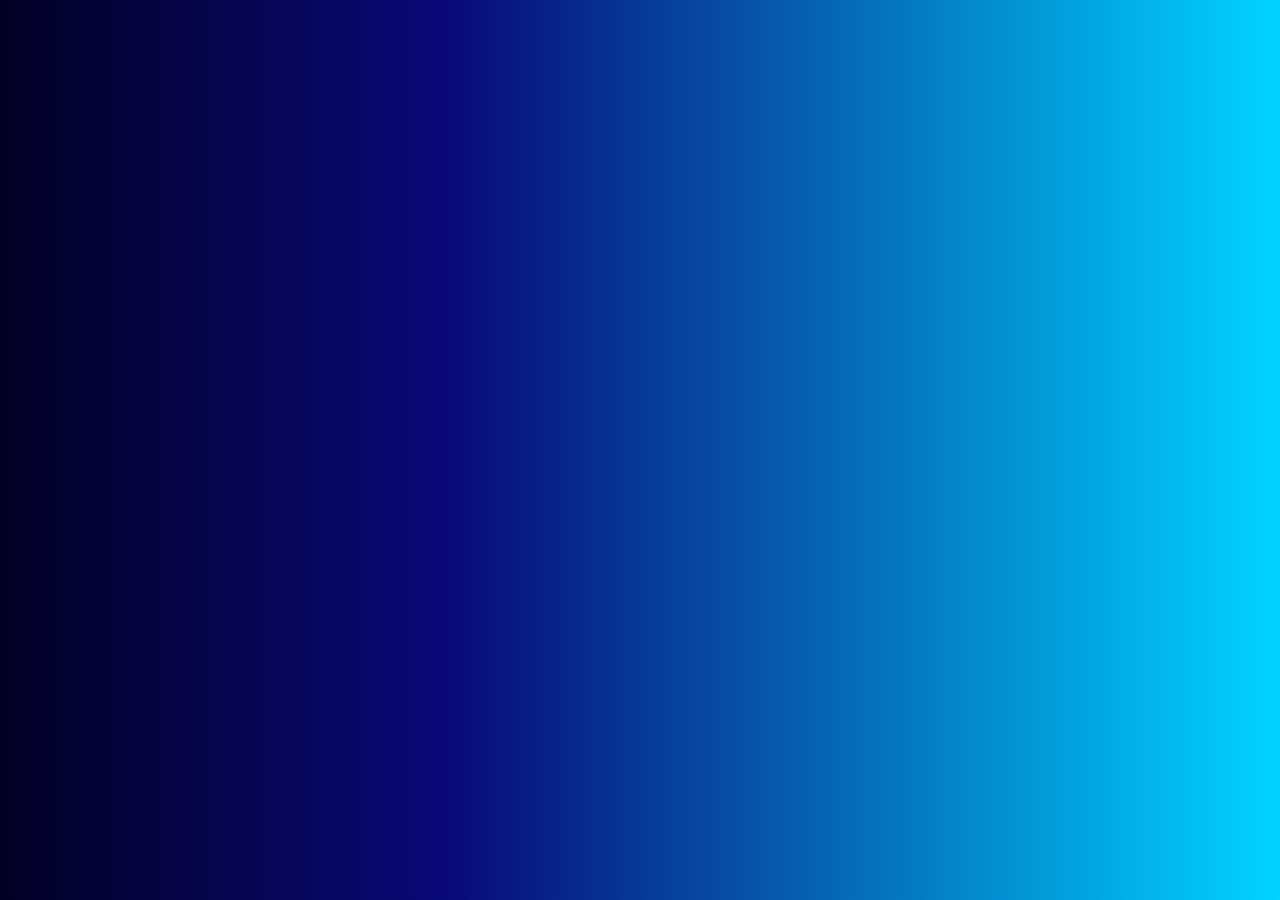
<file: index.html>
<!DOCTYPE html>
<html lang="en">
<head>
    <meta charset="UTF-8">
    <meta name="viewport" content="width=device-width, initial-scale=1.0">
    <title>Home</title>
    <link rel="stylesheet" href="introstyle.css">
</head>
<body>
    <section class="cd-intro">
        <div class="cd-intro-content bouncy">
            <h1>Hi!</h1>
            <h3>This is Sohan...</h3>
            <p>Welcome to my webpage</p>
            <div class="action-wrapper">
                <a href="home.html" class="cd-btn main-action">View More</a>
            </div>
        </div>
     </section>
</body>
</html>
</file>
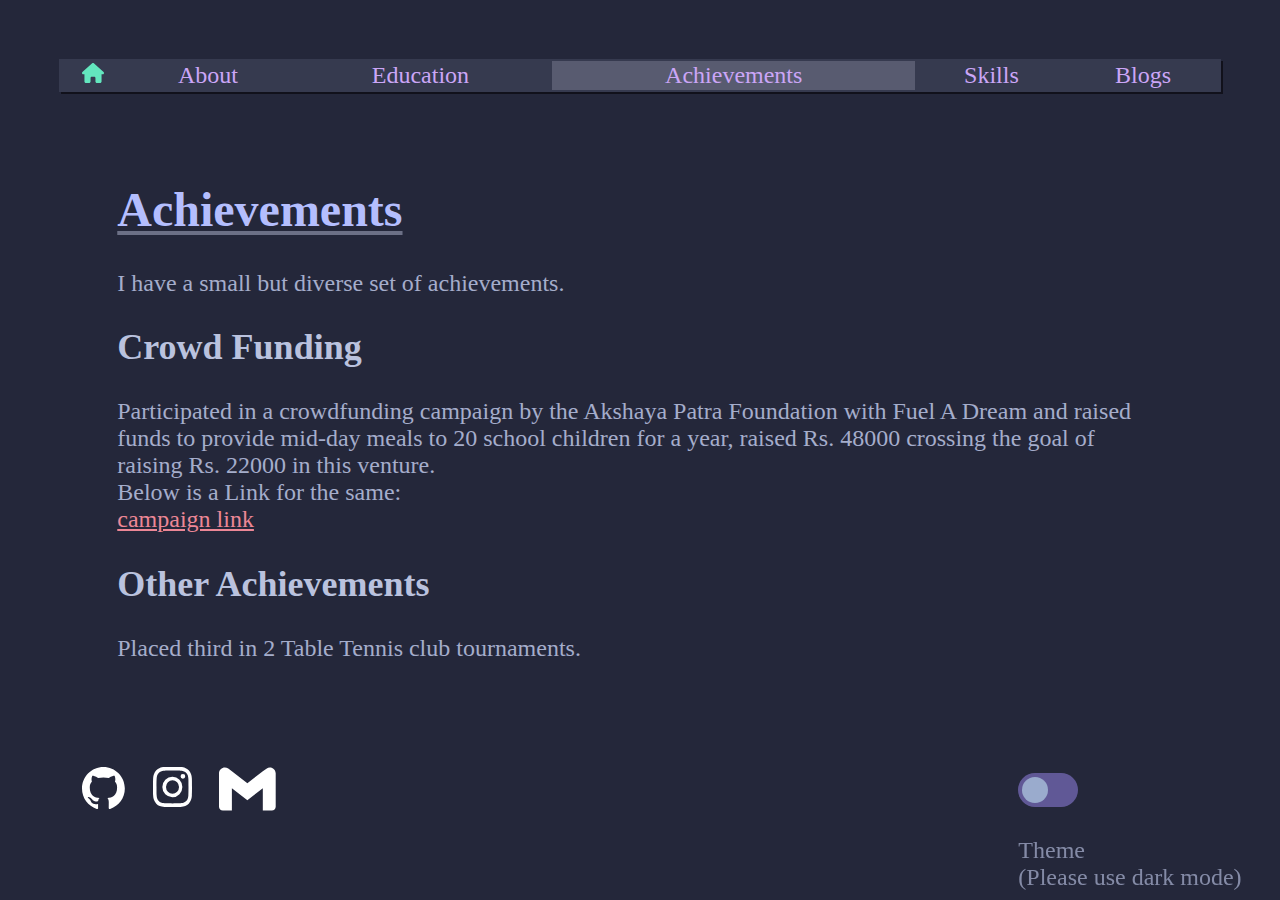
<file: achievements.html>
<!DOCTYPE html>
<html lang="en">
<head>
    <meta charset="UTF-8">
    <meta name="viewport" content="width=device-width, initial-scale=1.0">
    <title>Skills</title>
    <link rel="stylesheet" href="style.css">
    <style>
        .container{
            display: flex;
            padding: 5%;
        }
        .image{
            max-width: 20%;
            padding-right:5%;
        }
    </style>
</head>
<body class="body">
        <table class="nav" width="100%" height="2%" style="text-align: center;">
            <tr>
                <td><a href="index.html"><img src="pictures/house-solid.svg"></a></td>
                <td><a href="home.html"><div style="height:100%; width: 100%;">About</div></a></td>
                <td><a href="education.html"><div style="height:100%; width: 100%;">Education</div></a></td>
                <td class="active"><a href="achievements.html"><div style="height:100%; width: 100%;">Achievements</div></a></td>
                <td><a href="skills.html"><div style="height:100%; width: 100%;">Skills</div></a></td>
                <td><a href="blogs.html"><div style="height:100%; width: 100%;">Blogs</div></a></td>
            </tr>
        </table>
        <div class="container">
            <div class="text">
                <h1 class="heading">Achievements</h1>
                <p>
                    I have a small but diverse set of achievements.
                </p>
                <h2 class="subheading">Crowd Funding </h2>
                <p>
                    Participated in a crowdfunding campaign by the Akshaya Patra Foundation with Fuel A Dream and raised funds to provide mid-day meals to 20 school children for a year, raised Rs. 48000 crossing the goal of raising Rs. 22000 in this venture.
                    <br> Below is a Link for the same:<br>
                    <a class="link" href="https://www.fueladream.com/home/campaign/11068">campaign link</a>
                </p>
                <h2 class="subheading">Other Achievements</h2>
                <p>
                    Placed third in 2 Table Tennis club tournaments.
                </p>
            </div>
        </div>
        <div class="switch">
            <label class="theme-switch" for="checkbox">
                <input type="checkbox" id="checkbox" />
                <div class="slider round"></div>
            </label>
            <div class="text"><p>Theme<br>(Please use dark mode)</p></div>
        </div>
        </label>
        <div class="socials">
            <div><a href="https://github.com/s0han24"><img src="pictures/github-mark-white.svg"></a></div>
            <div><a href="https://www.instagram.com/s0han_24/"><img src="pictures/instagram_white.svg"></a></div>
            <div><a href="mailto:sohanthummala@gmail.com"><img src="pictures/Gmail_Logo_White.svg"></a></div>
        </div>
        <script src="script.js"></script>
</body>
</html>
</file>
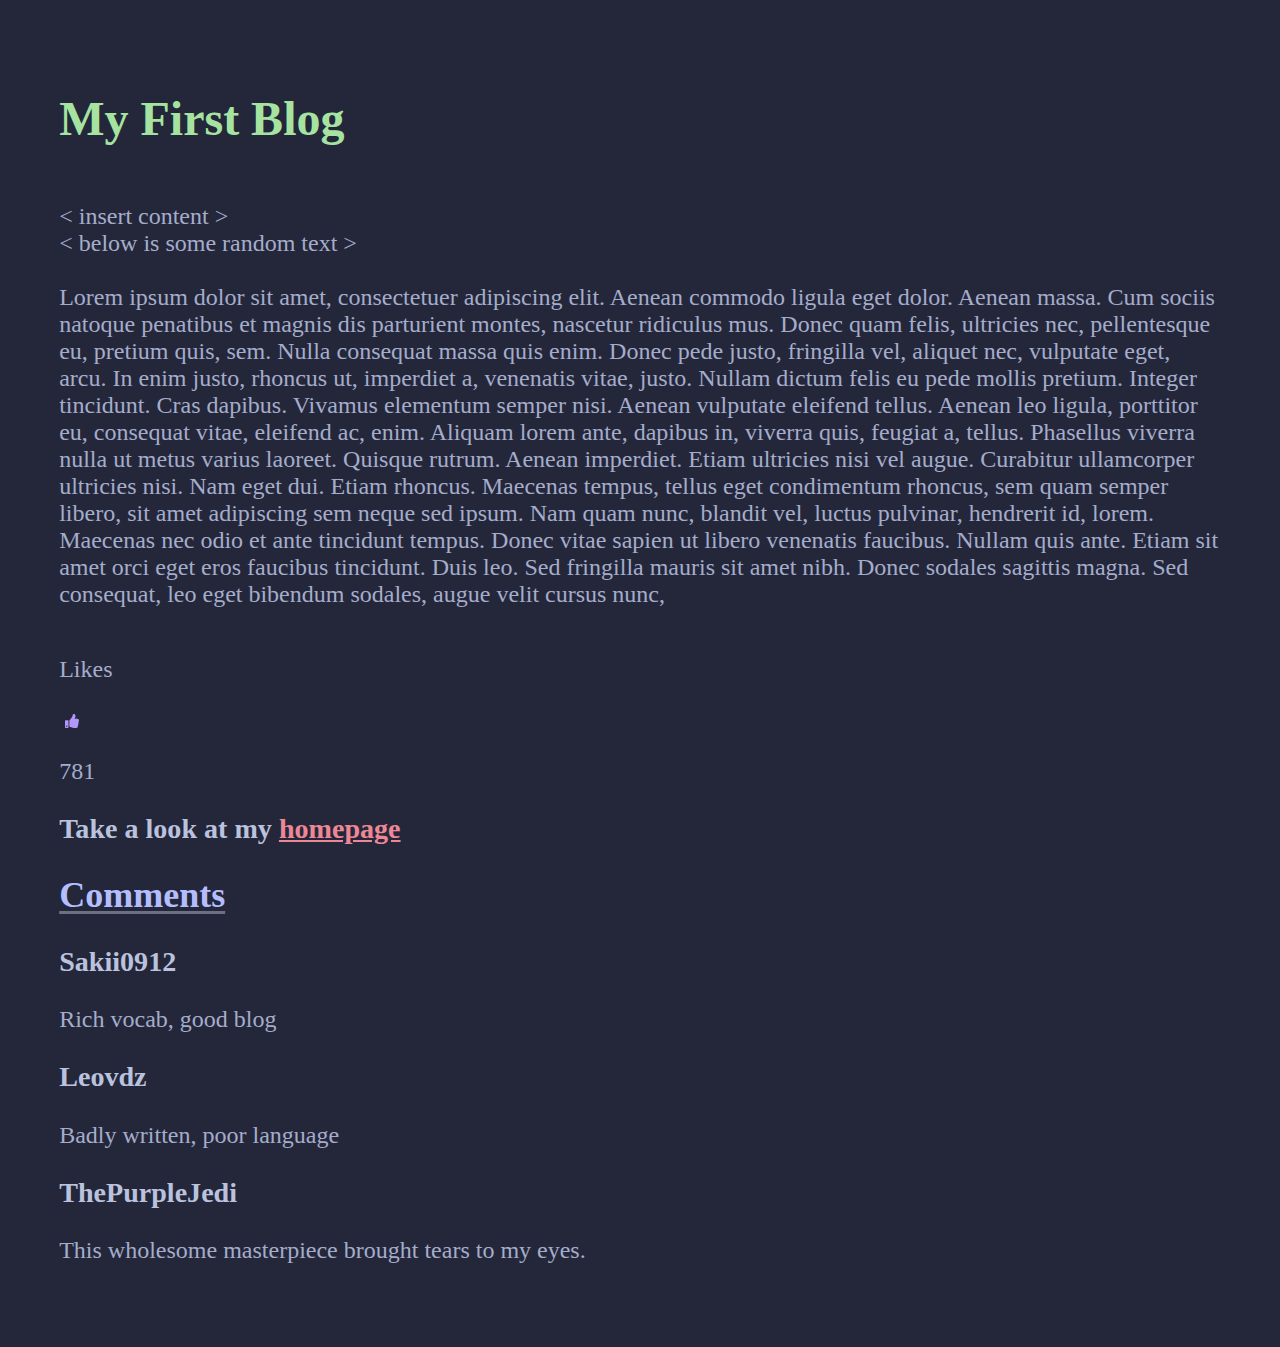
<file: blog1.html>
<!DOCTYPE html>
<html lang="en">
<head>
    <meta charset="UTF-8">
    <meta name="viewport" content="width=device-width, initial-scale=1.0">
    <title>First Blog</title>
    <link rel="stylesheet" href="style.css">
    <style>
        .container{
            display: flex;
        }
        .image{
            max-width: 20%;
            padding-right:5%;
        }
    </style>
</head>
<body class="body">
    <h1 class="main_heading">My First Blog</h1>
    <div class="container">
        <div class="text">
            <p>
                &#60 insert content &#62 <br>
                &#60 below is some random text &#62 <br><br>
                Lorem ipsum dolor sit amet, consectetuer adipiscing elit. Aenean commodo ligula eget dolor. Aenean massa. Cum sociis natoque penatibus et magnis dis parturient montes, nascetur ridiculus mus. Donec quam felis, ultricies nec, pellentesque eu, pretium quis, sem. Nulla consequat massa quis enim. Donec pede justo, fringilla vel, aliquet nec, vulputate eget, arcu. In enim justo, rhoncus ut, imperdiet a, venenatis vitae, justo. Nullam dictum felis eu pede mollis pretium. Integer tincidunt. Cras dapibus. Vivamus elementum semper nisi. Aenean vulputate eleifend tellus. Aenean leo ligula, porttitor eu, consequat vitae, eleifend ac, enim. Aliquam lorem ante, dapibus in, viverra quis, feugiat a, tellus. Phasellus viverra nulla ut metus varius laoreet. Quisque rutrum. Aenean imperdiet. Etiam ultricies nisi vel augue. Curabitur ullamcorper ultricies nisi. Nam eget dui. Etiam rhoncus. Maecenas tempus, tellus eget condimentum rhoncus, sem quam semper libero, sit amet adipiscing sem neque sed ipsum. Nam quam nunc, blandit vel, luctus pulvinar, hendrerit id, lorem. Maecenas nec odio et ante tincidunt tempus. Donec vitae sapien ut libero venenatis faucibus. Nullam quis ante. Etiam sit amet orci eget eros faucibus tincidunt. Duis leo. Sed fringilla mauris sit amet nibh. Donec sodales sagittis magna. Sed consequat, leo eget bibendum sodales, augue velit cursus nunc,
            </p>
        </div>
    </div>
    <p>Likes</p>
    <button id="like" onclick="like()"><img id="like_image" src="pictures/thumbs-up-default.svg"></button><p id="count">781</p>
    <h3 class="subheading">Take a look at my <a style="color:var(--link);"href="home.html">homepage</a></h3>
    <section id="comment-section">
        <h2 class="heading">Comments</h2>
        <h3>Sakii0912</h3>
        <p>Rich vocab, good blog</p>
        <h3>Leovdz</h3>
        <p>Badly written, poor language</p>
        <h3>ThePurpleJedi</h3>
        <p>This wholesome masterpiece brought tears to my eyes.</p>
    </section>
    <script>
        function like(){
            let img = document.getElementById("like_image");
            console.log("like toggled");
            if(img.src.includes("default")){
                img.src="pictures/thumbs-up-green.svg";
                let likeCount = parseInt(document.getElementById("count").innerText);
                document.getElementById("count").innerText = (likeCount+1).toString();
            }else{
                img.src="pictures/thumbs-up-default.svg";
                let likeCount = parseInt(document.getElementById("count").innerText);
                document.getElementById("count").innerText = (likeCount-1).toString();
            }
        }
    </script>
</body>
</html>
</file>
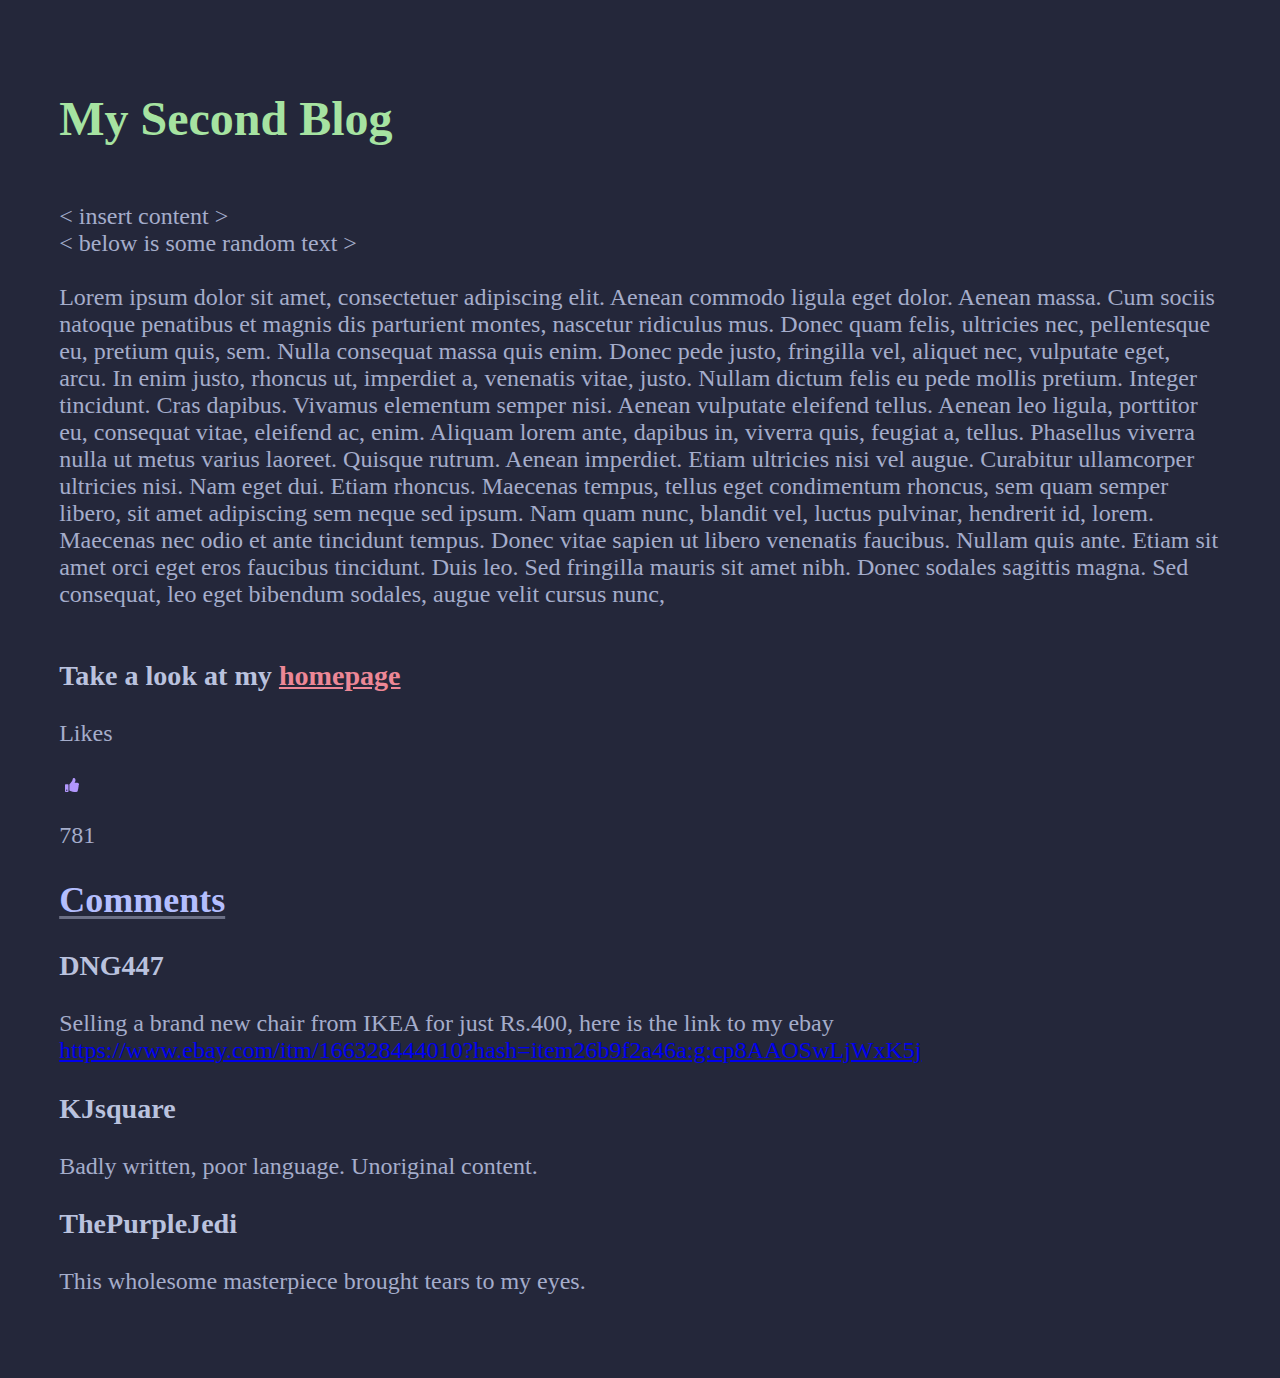
<file: blog2.html>
<!DOCTYPE html>
<html lang="en">
<head>
    <meta charset="UTF-8">
    <meta name="viewport" content="width=device-width, initial-scale=1.0">
    <title>Second Blog</title>
    <link rel="stylesheet" href="style.css">
    <style>
        .container{
            display: flex;
        }
        .image{
            max-width: 20%;
            padding-right:5%;
        }
    </style>
</head>
<body class="body">
    <h1 class="main_heading">My Second Blog</h1>
    <div class="container">
        <div class="text">
            <p>
                &#60 insert content &#62 <br>
                &#60 below is some random text &#62 <br><br>
                Lorem ipsum dolor sit amet, consectetuer adipiscing elit. Aenean commodo ligula eget dolor. Aenean massa. Cum sociis natoque penatibus et magnis dis parturient montes, nascetur ridiculus mus. Donec quam felis, ultricies nec, pellentesque eu, pretium quis, sem. Nulla consequat massa quis enim. Donec pede justo, fringilla vel, aliquet nec, vulputate eget, arcu. In enim justo, rhoncus ut, imperdiet a, venenatis vitae, justo. Nullam dictum felis eu pede mollis pretium. Integer tincidunt. Cras dapibus. Vivamus elementum semper nisi. Aenean vulputate eleifend tellus. Aenean leo ligula, porttitor eu, consequat vitae, eleifend ac, enim. Aliquam lorem ante, dapibus in, viverra quis, feugiat a, tellus. Phasellus viverra nulla ut metus varius laoreet. Quisque rutrum. Aenean imperdiet. Etiam ultricies nisi vel augue. Curabitur ullamcorper ultricies nisi. Nam eget dui. Etiam rhoncus. Maecenas tempus, tellus eget condimentum rhoncus, sem quam semper libero, sit amet adipiscing sem neque sed ipsum. Nam quam nunc, blandit vel, luctus pulvinar, hendrerit id, lorem. Maecenas nec odio et ante tincidunt tempus. Donec vitae sapien ut libero venenatis faucibus. Nullam quis ante. Etiam sit amet orci eget eros faucibus tincidunt. Duis leo. Sed fringilla mauris sit amet nibh. Donec sodales sagittis magna. Sed consequat, leo eget bibendum sodales, augue velit cursus nunc,
            </p>
        </div>
    </div>
    <h3 class="subheading">Take a look at my <a style="color:var(--link);"href="home.html">homepage</a></h3>
    <p>Likes</p>
    <button id="like" onclick="like()"><img id="like_image" src="pictures/thumbs-up-default.svg"></button><p id="count">781</p>
    <section id="comment-section">
        <h2 class="heading">Comments</h2>
        <h3>DNG447</h3>
        <p>Selling a brand new chair from IKEA for just Rs.400, here is the link to my ebay <a href="https://www.youtube.com/watch?v=dQw4w9WgXcQ">https://www.ebay.com/itm/166328444010?hash=item26b9f2a46a:g:cp8AAOSwLjWxK5j</a></p>
        <h3>KJsquare</h3>
        <p>Badly written, poor language. Unoriginal content.</p>
        <h3>ThePurpleJedi</h3>
        <p>This wholesome masterpiece brought tears to my eyes.</p>
    </section>
    <script>
        function like(){
            let img = document.getElementById("like_image");
            console.log("like toggled");
            if(img.src.includes("default")){
                img.src="pictures/thumbs-up-green.svg";
                let likeCount = parseInt(document.getElementById("count").innerText);
                document.getElementById("count").innerText = (likeCount+1).toString();
            }else{
                img.src="pictures/thumbs-up-default.svg";
                let likeCount = parseInt(document.getElementById("count").innerText);
                document.getElementById("count").innerText = (likeCount-1).toString();
            }
        }
    </script>
</body>
</html>
</file>
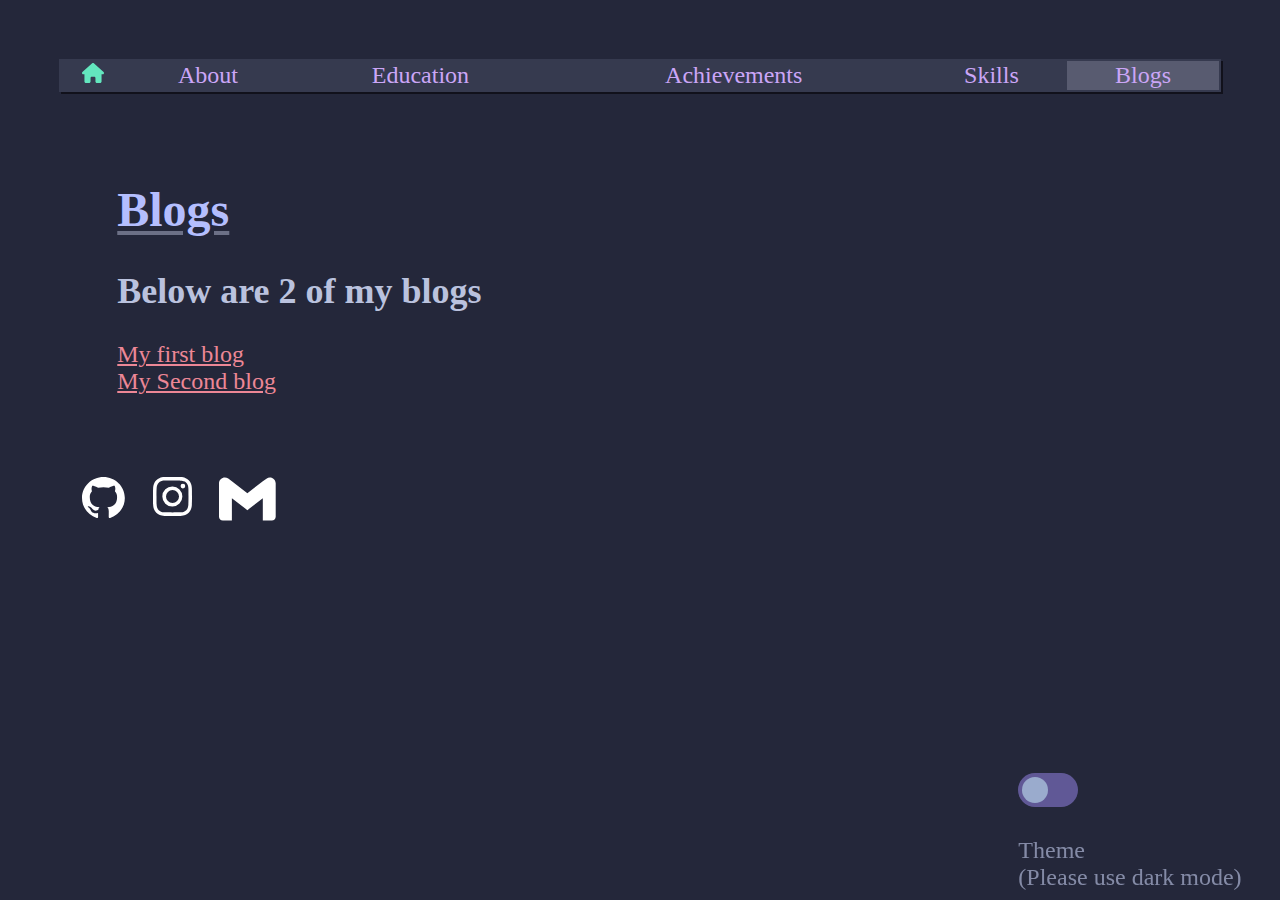
<file: blogs.html>
<!DOCTYPE html>
<html lang="en">
<head>
    <meta charset="UTF-8">
    <meta name="viewport" content="width=device-width, initial-scale=1.0">
    <title>About</title>
    <link rel="stylesheet" href="style.css">
    <style>
        .container{
            display: flex;
            padding:5%;
        }
        .image{
            max-width: 20%;
            padding-right:5%;
        }
    </style>
</head>
<body class="body">
        <table class="nav" width="100%" height="2%" style="text-align: center;">
            <tr>
                <td><a href="index.html"><img src="pictures/house-solid.svg"></a></td>
                <td><a href="home.html"><div style="height:100%; width: 100%;">About</div></a></td>
                <td><a href="education.html"><div style="height:100%; width: 100%;">Education</div></a></td>
                <td><a href="achievements.html"><div style="height:100%; width: 100%;">Achievements</div></a></td>
                <td><a href="skills.html"><div style="height:100%; width: 100%;">Skills</div></a></td>
                <td class="active"><a href="blogs.html"><div style="height:100%; width: 100%;">Blogs</div></a></td>
            </tr>
        </table>
        <div class="container">
            <div class="text">
                <h1 class="heading">Blogs</h1>
                <h2 class="subheading">Below are 2 of my blogs</h2>
                <a class="link" href="blog1.html" target="_blank">My first blog</a><br>
                <a class="link" href="blog2.html" target="_blank">My Second blog</a>
            </div>
        </div>
        <div class="switch">
            <label class="theme-switch" for="checkbox">
                <input type="checkbox" id="checkbox" />
                <div class="slider round"></div>
            </label>
            <div class="text"><p>Theme<br>(Please use dark mode)</p></div>
        </div>
        <div class="socials">
            <div><a href="https://github.com/s0han24"><img src="pictures/github-mark-white.svg"></a></div>
            <div><a href="https://www.instagram.com/s0han_24/"><img src="pictures/instagram_white.svg"></a></div>
            <div><a href="mailto:sohanthummala@gmail.com"><img src="pictures/Gmail_Logo_White.svg"></a></div>
        </div>
        <script src="script.js"></script>
</body>
</html>
</file>
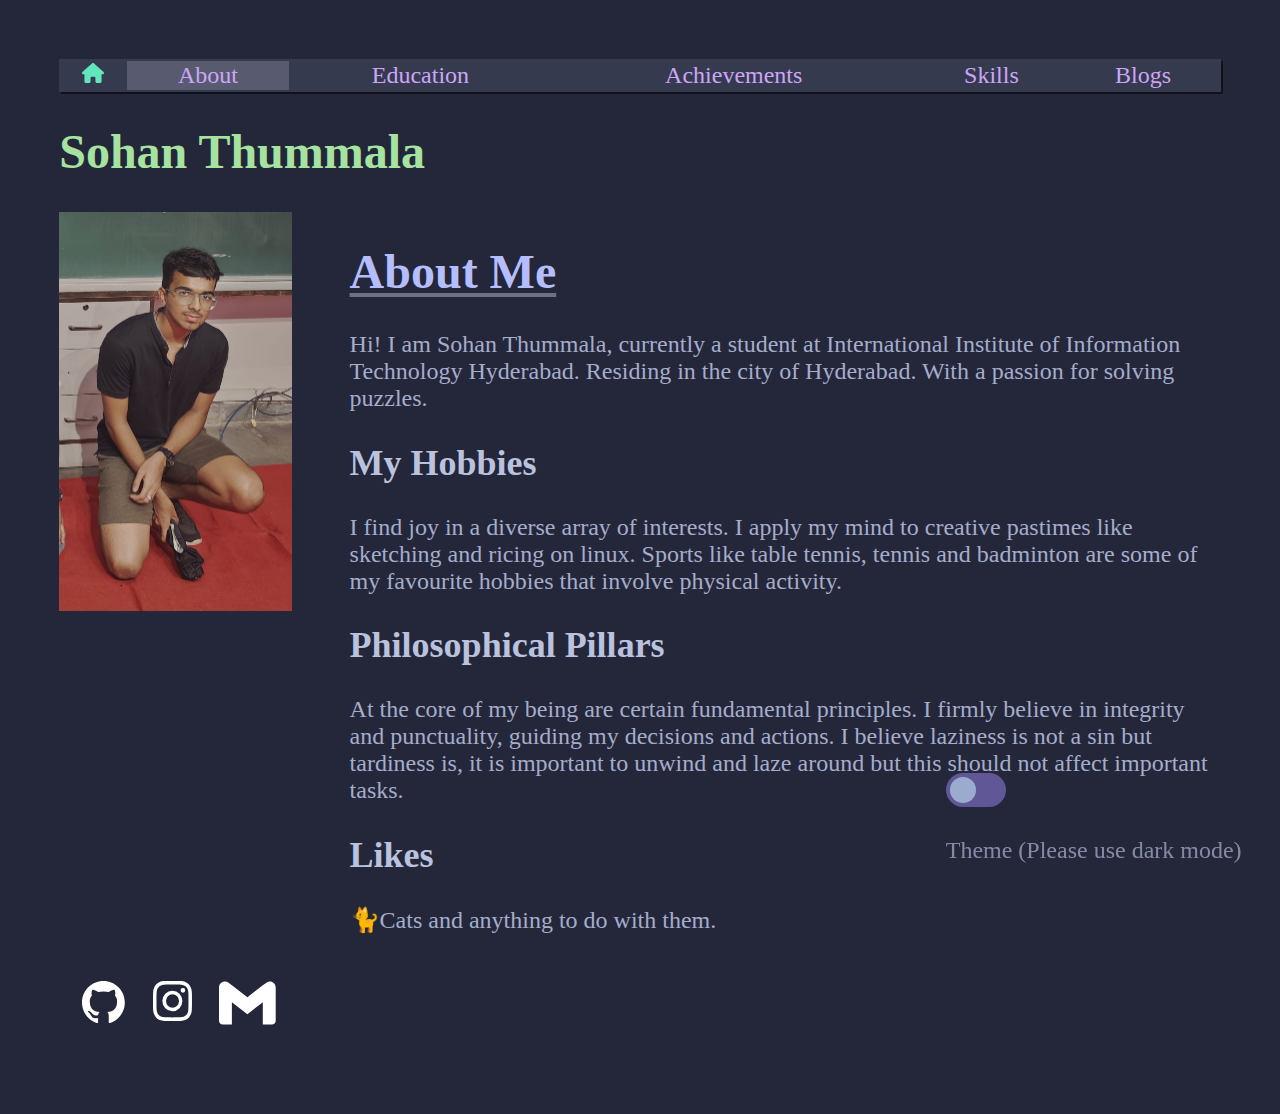
<file: home.html>
<!DOCTYPE html>
<html lang="en">
<head>
    <meta charset="UTF-8">
    <meta name="viewport" content="width=device-width, initial-scale=1.0">
    <title>About</title>
    <link rel="stylesheet" href="style.css">
    <style>
        .container{
            display: flex;
        }
        .image{
            max-width: 20%;
            padding-right:5%;
        }
    </style>
</head>
<body class="body">
        <table class="nav" width="100%" height="2%" style="text-align: center;">
            <tr>
                <td><a href="index.html"><img src="pictures/house-solid.svg"></a></td>
                <td class="active"><a href="home.html"><div style="height:100%; width: 100%;">About</div></a></td>
                <td><a href="education.html"><div style="height:100%; width: 100%;">Education</div></a></td>
                <td><a href="achievements.html"><div style="height:100%; width: 100%;">Achievements</div></a></td>
                <td><a href="skills.html"><div style="height:100%; width: 100%;">Skills</div></a></td>
                <td><a href="blogs.html"><div style="height:100%; width: 100%;">Blogs</div></a></td>
            </tr>
        </table>
        <h1 class="main_heading">Sohan Thummala</h1>
        <div class="container">
            <div class="image">
                <img src="pictures/profile_img.jpeg" width="100%">
            </div>
            <div class="text">
                <h1 class="heading">About Me</h1>
                <p>
                    Hi! I am Sohan Thummala, currently a student at International Institute of Information Technology Hyderabad.
                    Residing in the city of Hyderabad. With a passion for solving puzzles.  
                </p>
                <h2 class="subheading">My Hobbies</h2>
                <p>
                    I find joy in a diverse array of interests. I apply my mind to creative pastimes like sketching and ricing on linux. 
                    Sports like table tennis, tennis and badminton are some of my favourite hobbies that involve physical activity.
                </p>
                <h2 class="subheading">Philosophical Pillars</h2>
                <p>
                    At the core of my being are certain fundamental principles. I firmly believe in integrity
                    and punctuality, guiding my decisions and actions. I believe laziness is not a sin but tardiness is, it is important
                    to unwind and laze around but this should not affect important tasks.
                </p>
                <h2 class="subheading">Likes</h2>
                <p>
                    🐈Cats and anything to do with them.
                </p>
            </div>
        </div>
        <div class="switch">
            <label class="theme-switch" for="checkbox">
                <input type="checkbox" id="checkbox" />
                <div class="slider round"></div>
            </label>
            <div class="text"><p>Theme (Please use dark mode)</p></div>
        </div>
        </label>
        <div class="socials">
            <div><a href="https://github.com/s0han24"><img src="pictures/github-mark-white.svg"></a></div>
            <div><a href="https://www.instagram.com/s0han_24/"><img src="pictures/instagram_white.svg"></a></div>
            <div><a href="mailto:sohanthummala@gmail.com"><img src="pictures/Gmail_Logo_White.svg"></a></div>
        </div>
        <script src="script.js"></script>
</body>
</html>
</file>
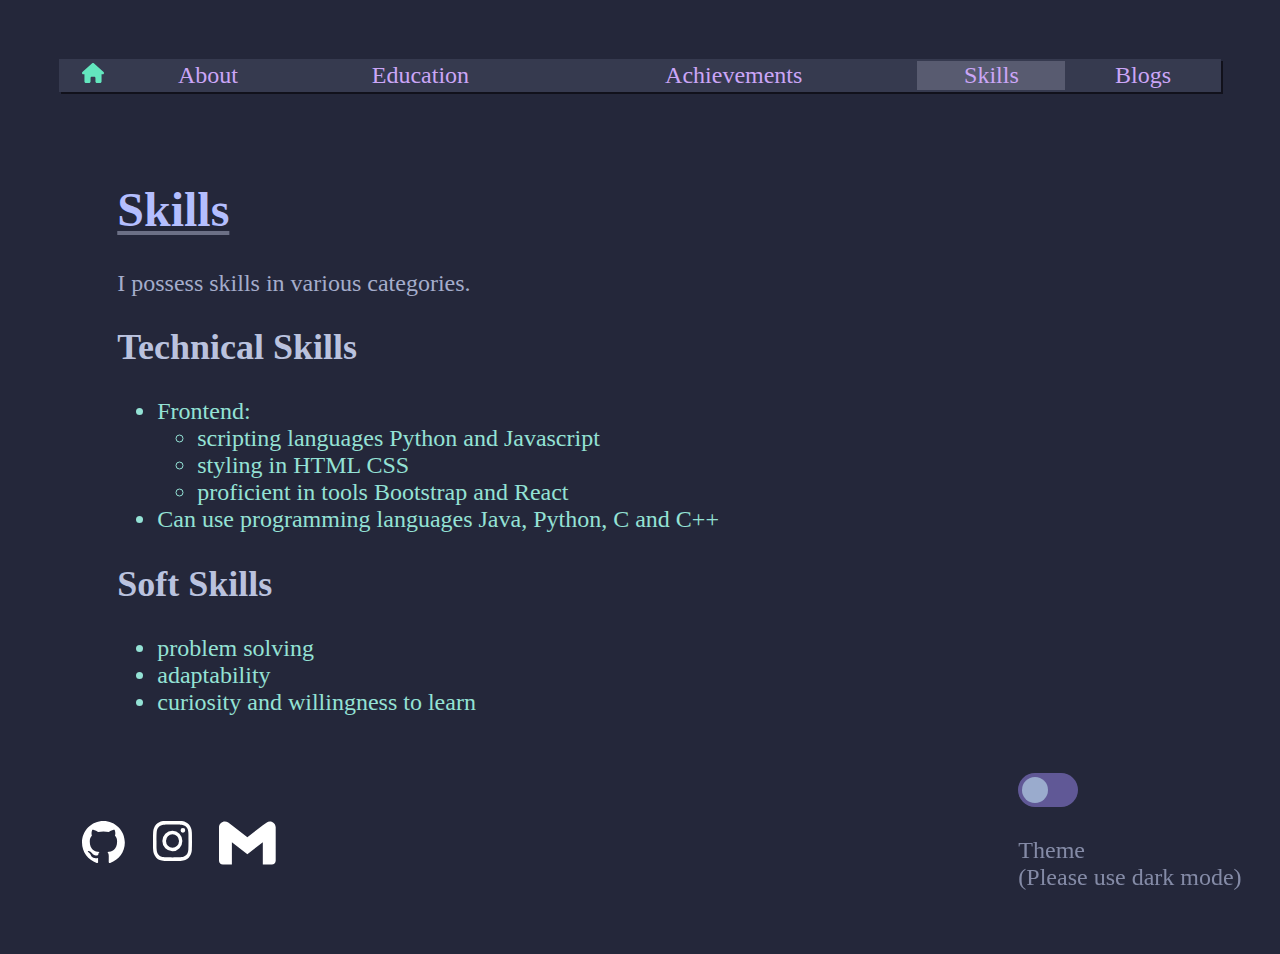
<file: skills.html>
<!DOCTYPE html>
<html lang="en">
<head>
    <meta charset="UTF-8">
    <meta name="viewport" content="width=device-width, initial-scale=1.0">
    <title>Skills</title>
    <link rel="stylesheet" href="style.css">
    <style>
        .container{
            display: flex;
            padding: 5%;
        }
        .image{
            max-width: 20%;
            padding-right:5%;
        }
    </style>
</head>
<body class="body">
        <table class="nav" width="100%" height="2%" style="text-align: center;">
            <tr>
                <td><a href="index.html"><img src="pictures/house-solid.svg"></a></td>
                <td><a href="home.html"><div style="height:100%; width: 100%;">About</div></a></td>
                <td><a href="education.html"><div style="height:100%; width: 100%;">Education</div></a></td>
                <td><a href="achievements.html"><div style="height:100%; width: 100%;">Achievements</div></a></td>
                <td class="active"><a href="skills.html"><div style="height:100%; width: 100%;">Skills</div></a></td>
                <td><a href="blogs.html"><div style="height:100%; width: 100%;">Blogs</div></a></td>
            </tr>
        </table>
        <div class="container">
            <div class="text">
                <h1 class="heading">Skills</h1>
                <p>
                    I possess skills in various categories.
                </p>
                <h2 class="subheading">Technical Skills</h2>
                    <ul>
                        <li>Frontend:
                            <ul>
                                <li>scripting languages Python and Javascript</li>
                                <li>styling in HTML CSS</li>
                                <li>proficient in tools Bootstrap and React</li>
                            </ul>
                        </li>
                        <li>Can use programming languages Java, Python, C and C++</li>
                    </ul>
                </p>
                <h2 class="subheading">Soft Skills</h2>
                    <ul>
                        <li>problem solving</li>
                        <li>adaptability</li>
                        <li>curiosity and willingness to learn</li>
                    </ul>
            </div>
        </div>
        <div class="switch">
            <label class="theme-switch" for="checkbox">
                <input type="checkbox" id="checkbox" />
                <div class="slider round"></div>
            </label>
            <div class="text"><p>Theme<br>(Please use dark mode)</p></div>
        </div>
        </label>
        <div class="socials">
            <div><a href="https://github.com/s0han24"><img src="pictures/github-mark-white.svg"></a></div>
            <div><a href="https://www.instagram.com/s0han_24/"><img src="pictures/instagram_white.svg"></a></div>
            <div><a href="mailto:sohanthummala@gmail.com"><img src="pictures/Gmail_Logo_White.svg"></a></div>
        </div>
        <script src="script.js"></script>
</body>
</html>
</file>
<file: introstyle.css>
.cd-intro-content h1,
.cd-intro-content h3,
.cd-intro-content p,
.cd-intro-content .cd-btn {
    opacity: 0;
    animation-fill-mode: forwards;
}

.cd-intro-content h1 {
    animation-delay: 0.5s;
}

.cd-intro-content h3 {
    animation-delay: 0.75s;
}

.cd-intro-content p {
    animation-delay: 1s
}

.bouncy.cd-intro-content h1 {
    animation-name: cd-bounce-right;
}

.bouncy.cd-intro-content h3 {
    animation-name: cd-bounce-left;
}

.bouncy.cd-intro-content p {
    animation-name: cd-bounce-right;
}

.bouncy.cd-intro-content h1,
.bouncy.cd-intro-content h3,
.bouncy.cd-intro-content p {
    animation-duration: 0.6s;
}

.bouncy.cd-intro-content .cd-btn {
    animation-name: cd-bounce-rotate;
    animation-duration: 0.5s;
}

.bouncy.cd-intro-content .cd-btn.main-action {
    animation-delay: 1.25s;
}

@keyframes cd-bounce-right {
    0% {
        opacity: .2;
        transform: translateX(-200px);
    }

    60% {
        opacity: .7;
        transform: translateX(15px);
    }

    100% {
        opacity: 1;
        transform: translateX(0);
    }
}

@keyframes cd-bounce-left {
    0% {
        opacity: .2;
        transform: translateX(200px);
    }

    60% {
        opacity: .7;
        transform: translateX(-15px);
    }

    100% {
        opacity: 1;
        transform: translateX(0);
    }
}

@keyframes cd-bounce-rotate {
    0% {
        opacity: .2;
        transform: perspective(800px) rotateX(-80deg);
    }

    20% {
        opacity: 1;
    }

    60% {
        transform: perspective(800px) rotateX(20deg);
    }

    100% {
        opacity: 1;
        transform: perspective(800px) rotateX(0);
    }
}

body {
    background: rgb(2, 0, 36);
    background: linear-gradient(90deg, rgba(2, 0, 36, 1) 0%, rgba(9, 9, 121, 1) 35%, rgba(0, 212, 255, 1) 100%);
}

.cd-intro {
    display: flex;
    height: 100%;
    padding-top: 15%;
    padding-left: 10%;
    font-size: xx-large;
}

.cd-intro h1 {
    color: #EEF5FF;
}

.cd-intro h3 {
    color: #7FC7D9;
}

.cd-intro p {
    color: #7FC7D9;
}

.cd-btn {
    box-shadow: 6px 6px #000000;
    text-decoration: none;
    border-radius: 5px;
    background-color: #7FC7D9;
    padding: 7px;
    text-align: center;
}
</file>
<file: style.css>
:root{
  --nav-bg: #363a4f;
  --nav-a-text: #cba6f7;
  --active-bg: #585b70;
  --nav-td-hover-bg: #45475a;
  --heading-text:#b4befe;
  --heading-underline: #6c7086;
  --subheading-text: #bac2de;
  --mainheading-text:#a6e3a1;
  --body-bg:#24273a;
  --p-text: #a5adcb;
  --list: #94e2d5;
  --nav-shadow:#11111b;
  --link:#ed8796;
}

[data-theme="light"] {
  --nav-bg:#F3D7CA;
  --nav-a-text: #3C0753;
  --active-bg:  #FAEED1;
  --nav-td-hover-bg: #FFD1E3;
  --heading-text: #0C2D57;
  --heading-underline: #83C0C1;
  --subheading-text: #6962AD;
  --mainheading-text:#6C22A6;
  --body-bg: #E7BCDE;
  --p-text: #4c4f69;
  --list:#4c4f69;
  --nav-shadow: #ea999c;
}

ul{
  color: var(--list);
}

.nav{
    background:   var(--nav-bg);
    box-shadow: 2px 2px var(--nav-shadow);
    
}

.nav a{
    color: var(--nav-a-text); /*without this, nav gets overridden and text becomes blue*/
    text-decoration: none;
}

.active{
    background-color: var(--active-bg);
}

.nav td:hover {
    background-color: var(--nav-td-hover-bg);
}

.heading{
    color: var(--heading-text);
    text-decoration: underline;
    text-underline-offset: 10%;
    text-decoration-color: var(--heading-underline);
}

.subheading{
    color: var(--subheading-text);
}

.main_heading{
    color:var(--mainheading-text); 
}
  
.body{
    background-color: var(--body-bg);
    padding:4%;
    font-size: x-large;
}

.text p{
    color:var(--p-text);
}

.switch {
    height: 100px;
    position: fixed;
    right: 3%;
    bottom: 3%;
    opacity: 0.75;
}
    
.theme-switch {
  display: inline-block;
  height: 34px;
  position: relative;
  width: 60px;
}

.theme-switch input {
  display:none;
}

.slider {
  background-color:  #756AB6;
  bottom: 0;
  cursor: pointer;
  left: 0;
  position: absolute;
  right: 0;
  top: 0;
  transition: .4s;
}

.slider:before {
  background-color: #C2D9FF;
  bottom: 4px;
  content: "";
  height: 26px;
  left: 4px;
  position: absolute;
  transition: .4s;
  width: 26px;
}

input:checked + .slider {
  background-color: #C683D7;
}

input:checked + .slider:before {
  transform: translateX(26px);
  background-color: #5D3587;
}

.slider.round {
  border-radius: 34px;
}

.slider.round:before {
  border-radius: 50%;
}

.socials{
  display:flex;
  padding: 2%;
  width: 20%;
  justify-content: space-between;
}

.socials img{
  align-items: stretch;
  max-width: 60%;
}

#comment-form{
  color: var(--nav-a-text);
}

#submit{
  background-color: var(--nav-a-bg);
  color: var(--subheading-text);
}

p{
  color: var(--p-text);
}

h3{
  color: var(--subheading-text);
}

#like{
  background-color: var(--body-bg);
  border: none;
}

.link{
  color: var(--link);
}
</file>
